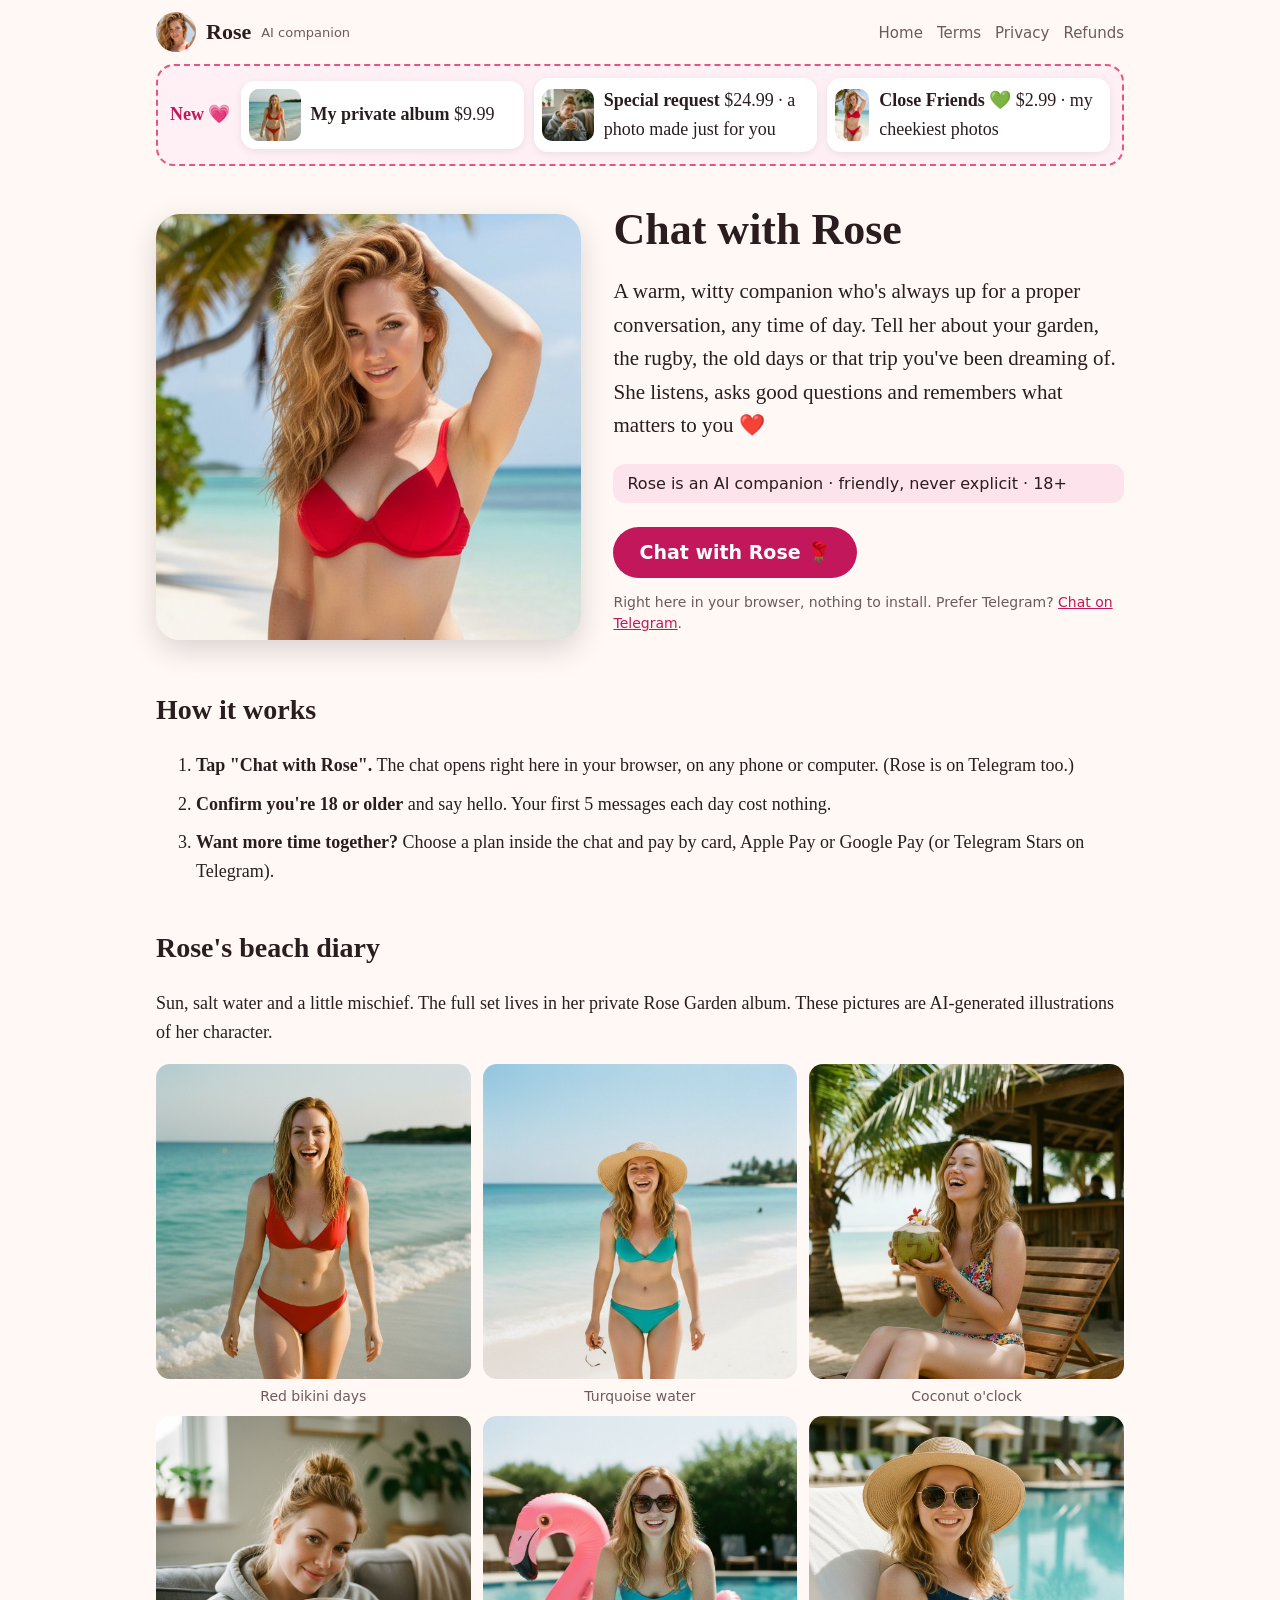
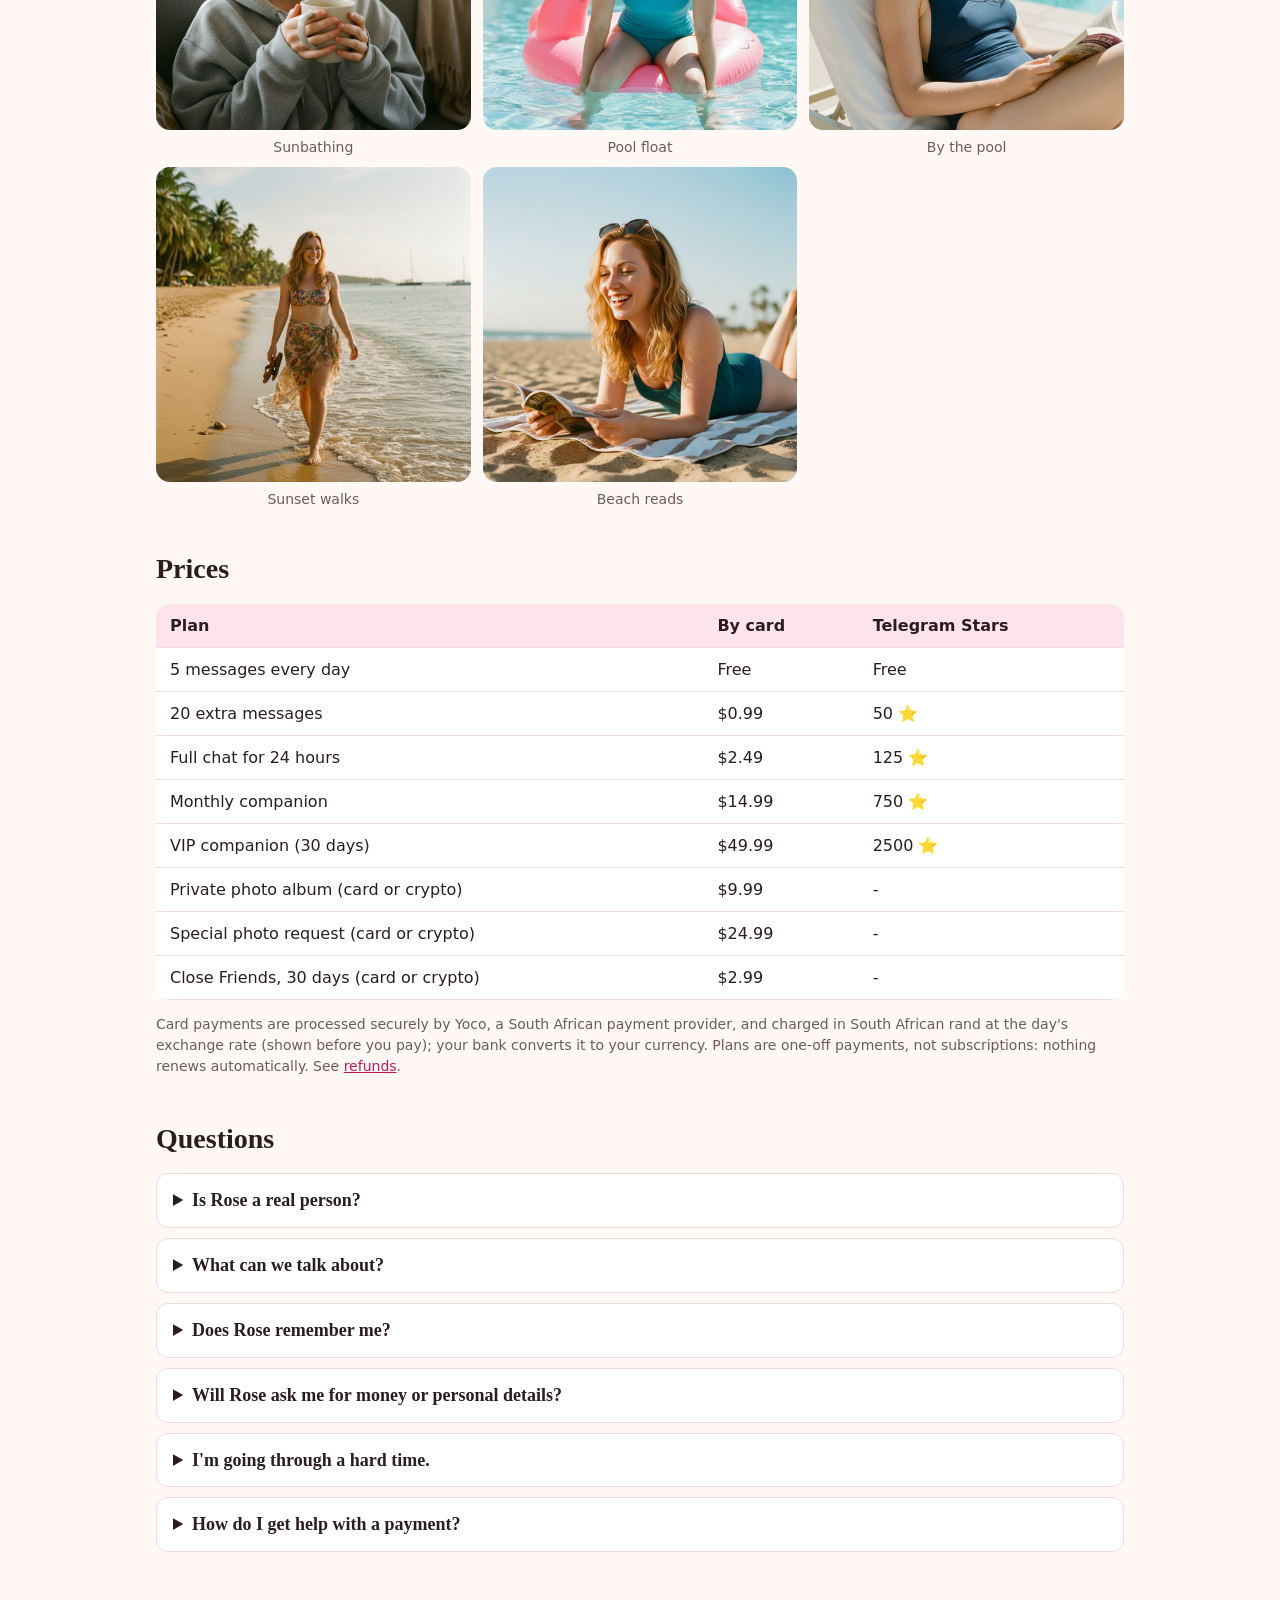
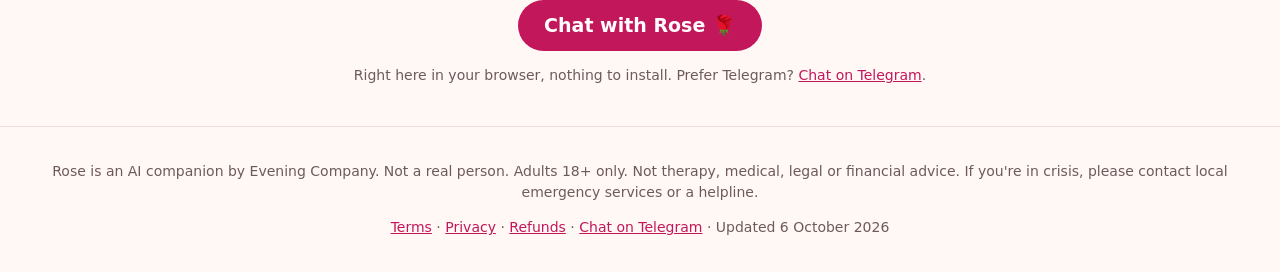
<file: index.html>
<!doctype html>
<html lang="en"><head><meta charset="utf-8"><meta name="viewport" content="width=device-width,initial-scale=1">
<title>Rose · AI companion for good conversation</title><meta name="description" content="Rose is a warm, witty AI companion on Telegram. Good conversation any time of day. Adults 18+.">
<meta property="og:title" content="Rose · AI companion for good conversation"><meta property="og:description" content="Rose is a warm, witty AI companion on Telegram. Good conversation any time of day. Adults 18+.">
<meta property="og:image" content="https://rosecompanion.github.io/s/rose_48.jpg">
<link rel="icon" href="img/hero.jpg"><link rel="stylesheet" href="style.css"></head>
<body><header class="top"><a class="brand" href="./"><img src="img/hero.jpg" alt="">Rose<span>AI companion</span></a>
<nav><a href="./">Home</a><a href="terms.html">Terms</a><a href="privacy.html">Privacy</a><a href="refunds.html">Refunds</a></nav></header>
<main>
<section class="newoffers" aria-label="New from Rose"><span class="tag">New 💗</span>
<a href="chat.html#album"><img src="s/rose_48.jpg" alt=""><span><b>My private album</b> $9.99</span></a>
<a href="chat.html#request"><img src="s/rose_52.jpg" alt=""><span><b>Special request</b> $24.99 · a photo made just for you</span></a>
<a href="chat.html#close"><img src="s/rose_master.jpg" alt=""><span><b>Close Friends 💚</b> $2.99 · my cheekiest photos</span></a></section>
<section class="hero"><img src="img/main.jpg" alt="Illustrated portrait of Rose in a bikini, an AI companion">
<div><h1>Chat with Rose</h1>
<p class="lead">A warm, witty companion who's always up for a proper conversation, any time of day. Tell her about your
garden, the rugby, the old days or that trip you've been dreaming of. She listens, asks good questions and remembers
what matters to you ❤️</p>
<p class="ai">Rose is an AI companion · friendly, never explicit · 18+</p>
<a class="btn" href="chat.html">Chat with Rose 🌹</a><p class="small">Right here in your browser, nothing to install. Prefer Telegram? <a href="https://t.me/EveningCompany_bot">Chat on Telegram</a>.</p></div></section>

<section><h2>How it works</h2><ol class="steps">
<li><strong>Tap "Chat with Rose".</strong> The chat opens right here in your browser, on any phone or computer. (Rose is on Telegram too.)</li>
<li><strong>Confirm you're 18 or older</strong> and say hello. Your first 5 messages each day cost nothing.</li>
<li><strong>Want more time together?</strong> Choose a plan inside the chat and pay by card, Apple Pay or Google Pay (or Telegram Stars on Telegram).</li>
</ol></section>

<section><h2>Rose's beach diary</h2><p>Sun, salt water and a little mischief. The full set lives in her private
Rose Garden album. These pictures are AI-generated illustrations of her character.</p>
<div class="gallery"><figure><img src="s/rose_48.jpg" alt="Illustration of Rose: Red bikini days" loading="lazy"><figcaption>Red bikini days</figcaption></figure><figure><img src="s/rose_55.jpg" alt="Illustration of Rose: Turquoise water" loading="lazy"><figcaption>Turquoise water</figcaption></figure><figure><img src="s/rose_47.jpg" alt="Illustration of Rose: Coconut o'clock" loading="lazy"><figcaption>Coconut o'clock</figcaption></figure><figure><img src="s/rose_52.jpg" alt="Illustration of Rose: Sunbathing" loading="lazy"><figcaption>Sunbathing</figcaption></figure><figure><img src="s/rose_43.jpg" alt="Illustration of Rose: Pool float" loading="lazy"><figcaption>Pool float</figcaption></figure><figure><img src="s/rose_37.jpg" alt="Illustration of Rose: By the pool" loading="lazy"><figcaption>By the pool</figcaption></figure><figure><img src="s/rose_45.jpg" alt="Illustration of Rose: Sunset walks" loading="lazy"><figcaption>Sunset walks</figcaption></figure><figure><img src="s/rose_42.jpg" alt="Illustration of Rose: Beach reads" loading="lazy"><figcaption>Beach reads</figcaption></figure></div></section>

<section><h2>Prices</h2><table class="prices"><thead><tr><th>Plan</th><th>By card</th><th>Telegram Stars</th></tr></thead>
<tbody><tr><td>5 messages every day</td><td>Free</td><td>Free</td></tr><tr><td>20 extra messages</td><td>$0.99</td><td>50 ⭐</td></tr><tr><td>Full chat for 24 hours</td><td>$2.49</td><td>125 ⭐</td></tr><tr><td>Monthly companion</td><td>$14.99</td><td>750 ⭐</td></tr><tr><td>VIP companion (30 days)</td><td>$49.99</td><td>2500 ⭐</td></tr><tr><td>Private photo album (card or crypto)</td><td>$9.99</td><td>-</td></tr><tr><td>Special photo request (card or crypto)</td><td>$24.99</td><td>-</td></tr><tr><td>Close Friends, 30 days (card or crypto)</td><td>$2.99</td><td>-</td></tr></tbody></table>
<p class="small">Card payments are processed securely by Yoco, a South African payment provider, and charged in South
African rand at the day's exchange rate (shown before you pay); your bank converts it to your currency. Plans are
one-off payments, not subscriptions: nothing renews automatically. See <a href="refunds.html">refunds</a>.</p></section>

<section><h2>Questions</h2>
<details><summary>Is Rose a real person?</summary><p>No. Rose is an AI companion. The chat tells you this when you start,
and Rose will always say so if you ask.</p></details>
<details><summary>What can we talk about?</summary><p>Anything a good friend would chat about: your day, family, hobbies,
sport, travel, books, memories. Rose keeps things friendly and never explicit.</p></details>
<details><summary>Does Rose remember me?</summary><p>Yes. She keeps short notes from your conversations (like your
name and interests) so she can ask how things went. You can ask for your data to be deleted at any time.</p></details>
<details><summary>Will Rose ask me for money or personal details?</summary><p>Never. Rose won't ask for gifts, money, bank
details or your address. Payments only happen through the plan buttons in the chat.</p></details>
<details><summary>I'm going through a hard time.</summary><p>Rose will listen, but she isn't a counsellor. If you're in
crisis please contact a helpline (South Africa: SADAG 0800 456 789, UK: Samaritans 116 123, US: 988, Australia:
Lifeline 13 11 14) or your local emergency number.</p></details>
<details><summary>How do I get help with a payment?</summary><p>In the chat, send <code>/paysupport</code> and describe the
problem. We reply within 48 hours.</p></details></section>
<section class="end"><a class="btn" href="chat.html">Chat with Rose 🌹</a><p class="small">Right here in your browser, nothing to install. Prefer Telegram? <a href="https://t.me/EveningCompany_bot">Chat on Telegram</a>.</p></section></main>
<footer><p>Rose is an AI companion by Evening Company. Not a real person. Adults 18+ only. Not therapy, medical, legal
or financial advice. If you're in crisis, please contact local emergency services or a helpline.</p>
<p><a href="terms.html">Terms</a> · <a href="privacy.html">Privacy</a> · <a href="refunds.html">Refunds</a> ·
<a href="https://t.me/EveningCompany_bot">Chat on Telegram</a> · Updated 6 October 2026</p></footer></body></html>
</file>
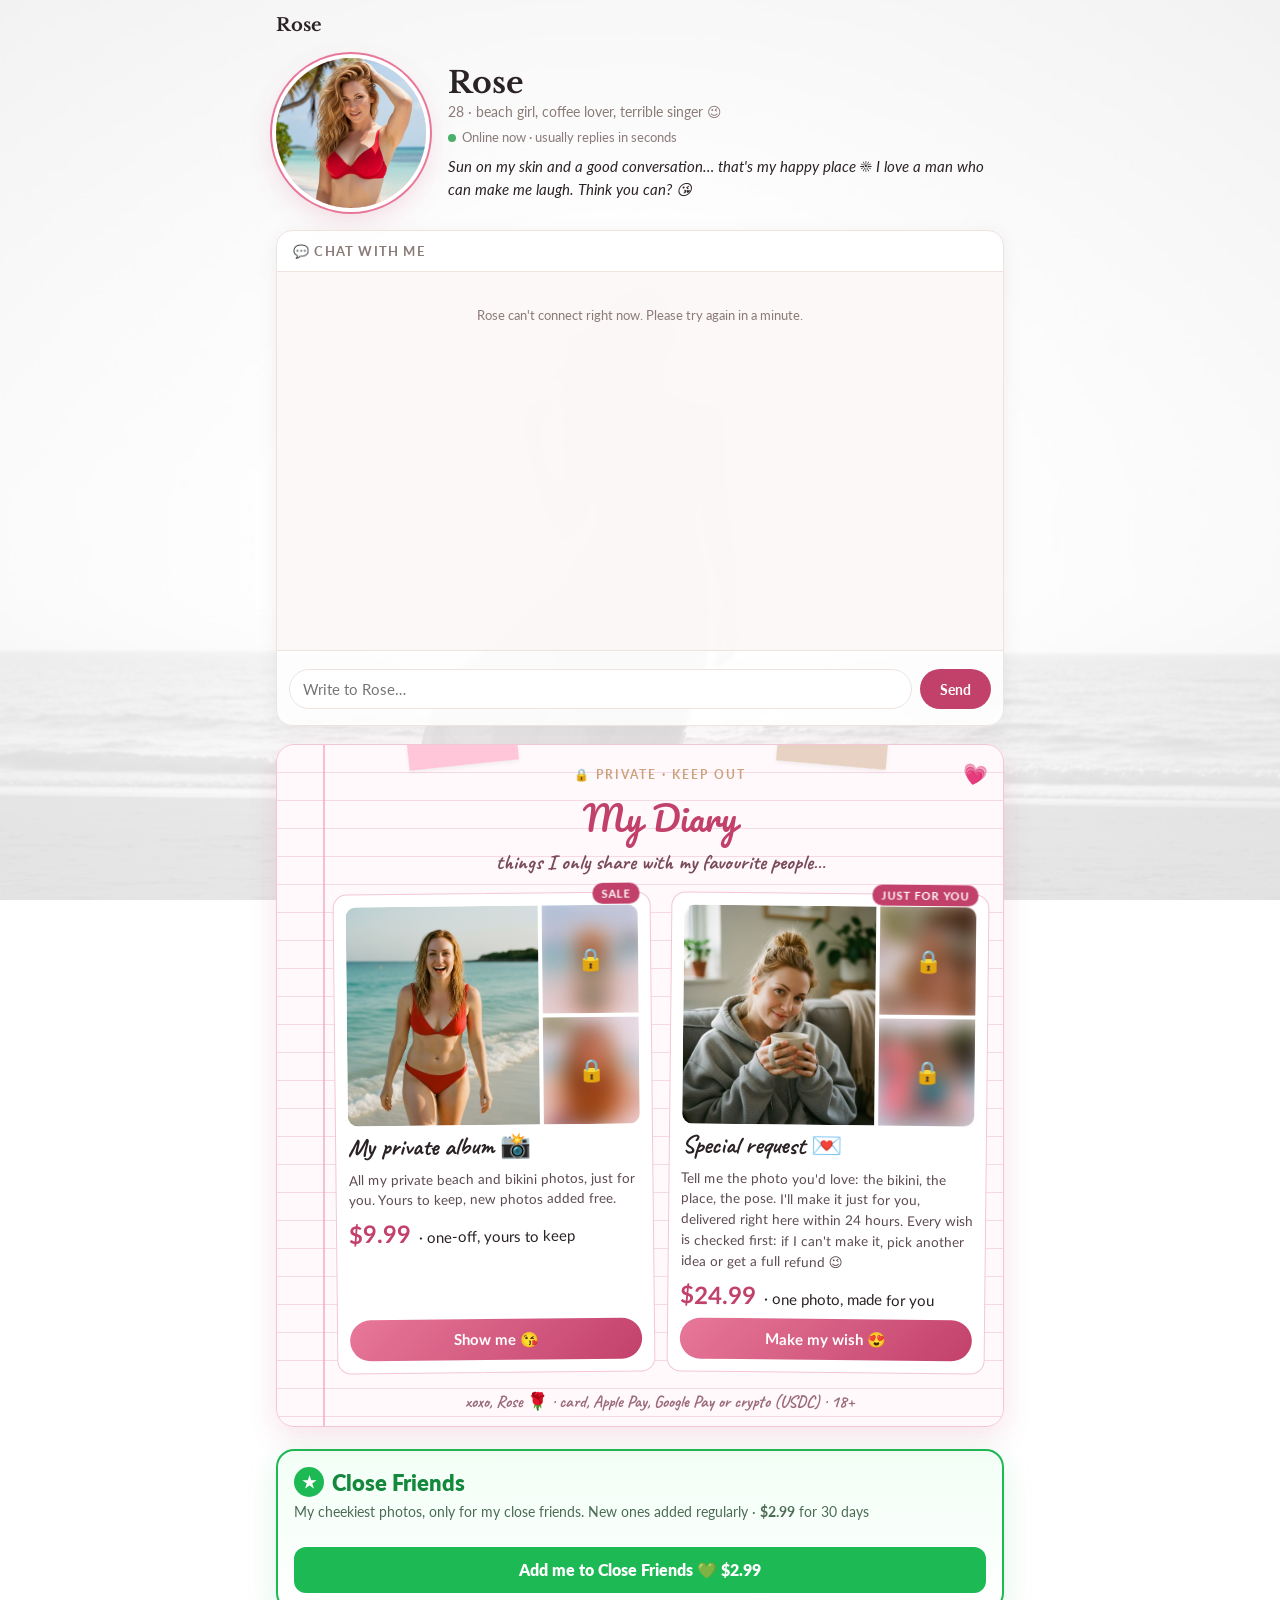
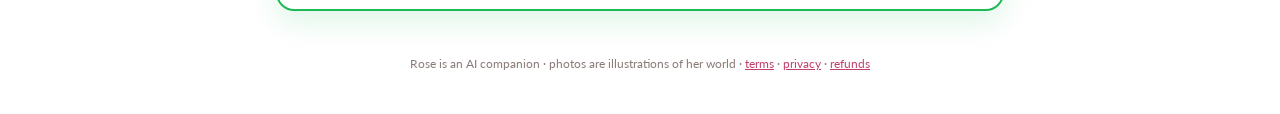
<file: chat.html>
<!doctype html>
<html lang="en"><head><meta charset="utf-8"><meta name="viewport" content="width=device-width,initial-scale=1">
<title>Rose · Private messages</title><meta name="description" content="Rose's little corner of the internet. Coffee, mountains, karaoke and good conversation. Adults 18+.">
<meta property="og:title" content="Rose"><meta property="og:description" content="Coffee, mountains, karaoke and good conversation. Come say hi. 18+.">
<meta property="og:image" content="https://rosecompanion.github.io/img/hero.jpg">
<link rel="icon" href="img/hero.jpg">
<link rel="preconnect" href="https://fonts.googleapis.com"><link href="https://fonts.googleapis.com/css2?family=Libre+Baskerville:wght@400;700&family=Lato:wght@400;700&family=Caveat:wght@600;700&family=Pacifico&display=swap" rel="stylesheet">
<style>
:root{--bg:#ffffff;--soft:#fbf6f4;--line:#eee3df;--ink:#2b2226;--muted:#8a7b78;--accent:#c2416b;--accent2:#e8789a;--gold:#c9a27e}
*{box-sizing:border-box}
body{margin:0;background:var(--bg);color:var(--ink);font:15px/1.55 Lato,system-ui,sans-serif}
body::before{content:"";position:fixed;inset:0;z-index:-1;pointer-events:none;background:url(img/watermark.jpg) center 70%/cover no-repeat;opacity:.13}
a{color:var(--accent)}
.wrap{max-width:760px;margin:0 auto;padding:0 16px 40px}
.top{display:flex;justify-content:space-between;align-items:center;padding:14px 0;font-size:13px;color:var(--muted)}
.top b{font:700 18px "Libre Baskerville",Georgia,serif;color:var(--ink)}
/* 1. Bio */
.bio{display:flex;gap:22px;align-items:center;padding:8px 0 22px}
.bio img{width:150px;height:150px;border-radius:50%;object-fit:cover;flex:none;box-shadow:0 0 0 4px #fff,0 0 0 6px var(--accent2),0 10px 30px rgba(194,65,107,.2)}
.bio h1{font:700 30px "Libre Baskerville",Georgia,serif;margin:0}
.bio .sub{color:var(--muted);font-size:14px}
.bio p{margin:8px 0 0;font-style:italic}
.status{font-size:13px;color:var(--muted);margin-top:4px}.status i{display:inline-block;width:8px;height:8px;border-radius:50%;background:#4caf6a;margin-right:6px}
.card{background:rgba(255,255,255,.82);backdrop-filter:blur(2px);-webkit-backdrop-filter:blur(2px);border:1px solid var(--line);border-radius:16px;box-shadow:0 4px 20px rgba(60,30,40,.06);overflow:hidden;margin-bottom:18px}
.card h2{font:700 13px Lato,sans-serif;text-transform:uppercase;letter-spacing:1.2px;color:var(--muted);margin:0;padding:12px 16px;border-bottom:1px solid var(--line)}
/* 2. Chat */
#log{height:min(42vh,380px);overflow-y:auto;padding:14px;background:rgba(251,246,244,.7)}
.m{max-width:80%;padding:9px 13px;margin:6px 0;white-space:pre-wrap;word-wrap:break-word;font-size:15px;border-radius:16px}
.assistant{background:#fff;border:1px solid var(--line);border-bottom-left-radius:4px}
.user{background:var(--accent);color:#fff;margin-left:auto;border-bottom-right-radius:4px}
.team{background:transparent;color:var(--muted);font-size:13px;margin:10px auto;text-align:center;max-width:90%}
.typing{color:var(--muted);font-style:italic;font-size:13.5px}
#bar{border-top:1px solid var(--line);padding:10px 12px}
.pills{display:flex;flex-wrap:wrap;gap:6px;font-size:13px;margin:0 0 8px}
.pills button{background:var(--soft);border:1px solid var(--line);border-radius:14px;padding:4px 11px;color:var(--accent);font:13px Lato,sans-serif;cursor:pointer}
#f{display:flex;gap:8px}
#t{flex:1;resize:none;font:15px Lato,sans-serif;padding:10px 13px;border:1px solid var(--line);border-radius:20px;background:#fff;color:var(--ink);max-height:140px}
#t:focus{outline:none;border-color:var(--accent2)}
#b,.card .plans button{background:var(--accent);color:#fff;border:0;border-radius:20px;font:700 14px Lato,sans-serif;padding:9px 20px;cursor:pointer}
#b:disabled{opacity:.5}
.age{display:flex;gap:7px;align-items:center;flex-wrap:wrap;font-size:12.5px;color:var(--muted);margin-top:8px}
.age[hidden]{display:none}.age input{accent-color:var(--accent)}.age.nudge{color:var(--ink);font-weight:700}
.left{font-size:12px;color:var(--muted);margin-top:6px}
#log .card{border:1px solid var(--accent2);background:#fff;padding:12px 14px;margin:12px 0;font-size:14px;border-radius:14px;box-shadow:none}
#log .card h3{margin:0 0 4px;font:700 17px "Libre Baskerville",Georgia,serif}
.plans{display:grid;gap:6px;margin-top:10px}.plans button{display:flex;justify-content:space-between;width:100%;text-align:left}
.note{font-size:12px;color:var(--muted);margin-top:8px}
.m.photo{padding:6px;max-width:300px}.m.photo img{width:100%;display:block;margin-bottom:6px;border-radius:12px}
/* 3 + 4 */
.split{display:grid;grid-template-columns:repeat(2,minmax(0,1fr));gap:18px}
.split .card{margin:0;display:flex;flex-direction:column}
.split .bd{padding:14px 16px;flex:1;display:flex;flex-direction:column}
.hot{border:2px solid var(--accent2);box-shadow:0 8px 30px rgba(194,65,107,.18)}
.hot h2{color:var(--accent);display:flex;justify-content:space-between}
.cnt{font-size:11px;background:var(--soft);padding:1px 8px;border-radius:9px;letter-spacing:.5px}
.car{position:relative;aspect-ratio:1;overflow:hidden;border-radius:12px;background:var(--soft)}
.car img{position:absolute;inset:0;width:100%;height:100%;object-fit:cover;opacity:0;transition:opacity .6s;filter:saturate(1.2)}
.car img.on{opacity:1}
.car .ov{position:absolute;inset:0;display:flex;flex-direction:column;align-items:center;justify-content:center;gap:6px;padding:12px 50px;background:linear-gradient(180deg,rgba(255,255,255,0),rgba(120,20,50,.45));color:#fff;text-align:center;cursor:pointer;text-shadow:0 1px 6px rgba(0,0,0,.4)}
.car .ov[hidden]{display:none}
.car .ov b{font:700 22px "Libre Baskerville",Georgia,serif}
.lockicon{font-size:34px;animation:pulse 1.8s ease-in-out infinite}
@keyframes pulse{0%,100%{transform:scale(1)}50%{transform:scale(1.18)}}
.car .unl{margin-top:6px;background:var(--accent);color:#fff;border:0;border-radius:22px;font:700 15px Lato,sans-serif;padding:10px 22px;cursor:pointer;box-shadow:0 4px 14px rgba(0,0,0,.25);text-shadow:none}
.car .nav{position:absolute;top:50%;transform:translateY(-50%);background:rgba(255,255,255,.85);color:var(--ink);border:0;border-radius:50%;width:34px;height:34px;font-size:18px;cursor:pointer;z-index:2}
.car .prev{left:8px}.car .next{right:8px}
.car .cap{position:absolute;left:0;right:0;bottom:0;background:linear-gradient(transparent,rgba(0,0,0,.6));color:#fff;font-size:12.5px;padding:18px 10px 8px;z-index:1}
.dots{display:flex;gap:5px;justify-content:center;margin-top:8px}.dots i{width:7px;height:7px;border-radius:50%;background:var(--line)}.dots i.on{background:var(--accent)}
.album-cta{margin-top:8px;font-size:12.5px;color:var(--muted);text-align:center}
.vip{display:flex;flex-direction:column;gap:10px;height:100%}
.vip .tg{display:flex;align-items:center;gap:10px;font-weight:700}
.vip .tg span{width:38px;height:38px;border-radius:50%;background:#2aabee;color:#fff;display:flex;align-items:center;justify-content:center;font-size:19px}
.vip ul{margin:0;padding-left:18px;font-size:14px}.vip li{margin:3px 0}
.vip .gate{margin-top:auto;text-align:center;font-size:12.5px;color:var(--muted)}
.vip .gate button{background:#2aabee;color:#fff;border:0;border-radius:22px;font:700 14px Lato,sans-serif;padding:11px 18px;cursor:pointer;width:100%;margin-top:8px}
footer{font-size:12px;color:var(--muted);text-align:center;margin-top:22px}
.choice{display:flex;flex-wrap:wrap;gap:6px;margin-top:9px}
.choice button{border:1px solid var(--accent2);background:#fff;color:var(--accent);border-radius:16px;padding:6px 12px;font:700 13.5px Lato,sans-serif;cursor:pointer}
.choice button[data-c=vault]{background:var(--accent);color:#fff;border-color:var(--accent)}
#lightbox{position:fixed;inset:0;background:rgba(0,0,0,.85);display:flex;align-items:center;justify-content:center;z-index:9;padding:16px}
#lightbox img{max-width:100%;max-height:90vh;border-radius:12px}
/* My Diary offers */
.diary{position:relative;margin:4px 0 22px;border-radius:18px;overflow:hidden;border:1px solid #f3c6d6;box-shadow:0 10px 30px rgba(194,65,107,.14);
  background:repeating-linear-gradient(#fff9fb 0 27px,#f6d9e4 27px 28px);}
.diary::before{content:"";position:absolute;left:46px;top:0;bottom:0;width:2px;background:#f4a7bf;opacity:.7}
.diary-head{position:relative;text-align:center;padding:22px 16px 10px 56px}
.diary-head .tape{position:absolute;top:-6px;width:110px;height:26px;background:rgba(255,182,206,.75);transform:rotate(-6deg);left:18%;box-shadow:0 2px 4px rgba(0,0,0,.06)}
.diary-head .tape.r{left:auto;right:16%;transform:rotate(5deg);background:rgba(201,162,126,.45)}
.diary-head h2{font:400 34px Pacifico,cursive;color:#c2416b;margin:6px 0 0;letter-spacing:.5px;border:0;padding:0;text-transform:none}
.diary-head p{font:700 21px Caveat,cursive;color:#7a4b5a;margin:2px 0 0}
.diary-head .lock{font:700 12px Lato,sans-serif;letter-spacing:2px;color:#c9a27e;text-transform:uppercase}
.hearts{position:absolute;right:16px;top:14px;font-size:20px;transform:rotate(12deg)}
.offers{display:grid;grid-template-columns:repeat(2,minmax(0,1fr));gap:16px;padding:8px 16px 18px 58px}
.offer{background:#fff;border:1px solid #f3c6d6;border-radius:14px;padding:12px;display:flex;flex-direction:column;gap:8px;position:relative}
.offer:nth-child(1){transform:rotate(-.6deg)}.offer:nth-child(2){transform:rotate(.6deg)}
.offer .ph{display:grid;grid-template-columns:2fr 1fr;grid-template-rows:1fr 1fr;gap:4px;aspect-ratio:4/3;border-radius:10px;overflow:hidden}
.offer .ph img{width:100%;height:100%;object-fit:cover}.offer .ph img:first-child{grid-row:span 2}
.offer .ph .lk{position:relative;overflow:hidden;display:block}.offer .ph .lk img{filter:blur(9px) saturate(1.2);transform:scale(1.15)}
.offer .ph .lk::after{content:"🔒";position:absolute;inset:0;display:flex;align-items:center;justify-content:center;font-size:22px;background:rgba(194,65,107,.15)}
.offer .ph.one{display:block}.offer .ph.one img{height:100%}
.offer h3{font:700 25px Caveat,cursive;color:#2b2226;margin:0;line-height:1.1}
.offer .d{font-size:13.5px;color:#5c4a4f}
.offer .price{display:flex;align-items:baseline;gap:8px}.offer .price b{font:700 24px Lato,sans-serif;color:#c2416b}.offer .price s{color:#a8999b;font-size:15px}
.offer .badge{position:absolute;top:-10px;right:10px;background:#c2416b;color:#fff;font:700 11px Lato,sans-serif;letter-spacing:.8px;padding:4px 9px;border-radius:10px;text-transform:uppercase}
.offer button{margin-top:auto;background:linear-gradient(135deg,#e8789a,#c2416b);color:#fff;border:0;border-radius:22px;font:700 15px Lato,sans-serif;padding:11px;cursor:pointer}
.offer.owned button{background:#4caf6a}
.diary-foot{font:700 17px Caveat,cursive;color:#9b6b7a;text-align:center;padding:0 16px 14px 56px}
#buy{position:fixed;inset:0;background:rgba(43,34,38,.55);display:flex;align-items:center;justify-content:center;z-index:20;padding:16px}
#buy[hidden],.card[hidden]{display:none!important}
#buy .box{background:#fff9fb;border-radius:18px;max-width:430px;width:100%;padding:20px;border:1px solid #f3c6d6;box-shadow:0 20px 50px rgba(0,0,0,.25);max-height:92vh;overflow:auto}
#buy h3{font:700 28px Caveat,cursive;color:#c2416b;margin:0}
#buy .disc{background:#fff;border:1px dashed #e8789a;border-radius:12px;padding:10px 12px;font-size:13.5px;margin:10px 0}
#buy label{display:flex;gap:8px;font-size:13.5px;align-items:flex-start;margin:8px 0}#buy input{accent-color:#c2416b;margin-top:3px}
#buy .pay{display:grid;gap:8px;margin-top:12px}
#buy .pay button{border:0;border-radius:22px;font:700 15px Lato,sans-serif;padding:11px;cursor:pointer;background:#c2416b;color:#fff}
#buy .pay button.c{background:#2b2226}
#buy .pay button:disabled{opacity:.45;cursor:not-allowed}
#buy .x{float:right;background:none;border:0;font-size:22px;cursor:pointer;color:#8a7b78}
#buy .addr{font:13px/1.4 ui-monospace,monospace;background:#fff;border:1px solid #eee3df;border-radius:10px;padding:9px;word-break:break-all;margin:6px 0}
#buy .small{font-size:12px;color:#8a7b78}
@media (max-width:640px){.offers{grid-template-columns:1fr;padding-left:52px;padding-right:12px}.diary-head h2{font-size:28px}}
@media (max-width:640px){.split{grid-template-columns:1fr}.top{display:none}.bio{gap:12px;padding:10px 0 12px}.bio img{width:72px;height:72px}.bio h1{font-size:21px}.bio .sub{font-size:12.5px}.bio p{font-size:13px;margin-top:4px}.status{font-size:12px}.card h2{padding:9px 14px}#log{height:max(170px,calc(100svh - 400px))}.pills{flex-wrap:nowrap;overflow-x:auto}.pills button{flex:none}}
@media (prefers-reduced-motion:reduce){.lockicon{animation:none}}
.cf{margin:4px 0 22px;border-radius:18px;border:2px solid #1db954;background:linear-gradient(180deg,#f2fff6,#fff);padding:16px;box-shadow:0 10px 30px rgba(29,185,84,.15)}
.cf h2{margin:0;color:#14883d;font:800 22px Lato,sans-serif;display:flex;align-items:center;gap:8px}.cf h2 .star{background:#1db954;color:#fff;border-radius:50%;width:30px;height:30px;display:inline-grid;place-items:center;font-size:16px}
.cf .sub{color:#4b6b55;font-size:14px;margin:4px 0 12px}.cfgrid{display:grid;grid-template-columns:repeat(3,1fr);gap:6px}
.cfgrid figure{margin:0;position:relative;aspect-ratio:4/5;border-radius:10px;overflow:hidden;background:#dfe}.cfgrid img{width:100%;height:100%;object-fit:cover;display:block;cursor:pointer}
.cfgrid figcaption{position:absolute;left:0;right:0;bottom:0;padding:4px 6px;font-size:11px;color:#fff;background:linear-gradient(transparent,#0008)}
.cfgrid .lk{position:absolute;inset:0;display:grid;place-items:center;font-size:26px;text-shadow:0 2px 8px #0006}
.cf .go{margin-top:12px;width:100%;border:0;border-radius:12px;padding:13px;background:#1db954;color:#fff;font:800 16px Lato,sans-serif;cursor:pointer}
@media (max-width:520px){.cfgrid{grid-template-columns:repeat(2,1fr)}}
</style></head>
<body><div class="wrap">
<div class="top"><b>Rose</b></div>
<section class="bio"><img src="img/main.jpg" alt="Rose on the beach"><div>
<h1>Rose</h1><div class="sub">28 · beach girl, coffee lover, terrible singer 😉</div>
<div class="status"><i></i>Online now · usually replies in seconds</div>
<p>Sun on my skin and a good conversation… that's my happy place ☀️ I love a man who can make me laugh. Think you can? 😘</p>
</div></section>
<section class="card" id="chat"><h2>💬 Chat with me</h2>
<div id="log" aria-live="polite"></div>
<div id="bar"><div class="pills" id="pills"></div><form id="f"><textarea id="t" rows="1" placeholder="Write to Rose…" aria-label="Message"></textarea><button id="b">Send</button></form>
<label class="age" id="age" hidden><input type="checkbox" id="ok18"> I'm 18 or older (required for payment) · Rose is an AI companion, friendly and never explicit</label><div class="left" id="left"></div></div>
</section>
<section class="diary" id="offers" aria-label="Rose's offers">
<div class="diary-head"><span class="tape"></span><span class="tape r"></span><span class="hearts">💗</span>
<div class="lock">🔒 private · keep out</div><h2>My Diary</h2><p>things I only share with my favourite people…</p></div>
<div class="offers">
<div class="offer" id="album"><span class="badge">Sale</span><div class="ph"><img src="s/rose_48.jpg" alt="Rose in a red bikini at the beach"><span class="lk"><img src="s/rose_55.jpg" alt="Locked photo"></span><span class="lk"><img src="s/rose_49.jpg" alt="Locked photo"></span></div>
<h3>My private album 📸</h3><div class="d">All my private beach and bikini photos, just for you. Yours to keep, new photos added free.</div>
<div class="price"><b>$9.99</b><span class="small">· one-off, yours to keep</span></div><button type="button" data-buy="album">Show me 😘</button></div>
<div class="offer" id="request"><span class="badge">Just for you</span><div class="ph"><img src="s/rose_52.jpg" alt="Rose sunbathing in a yellow bikini"><span class="lk"><img src="s/rose_47.jpg" alt="Locked photo"></span><span class="lk"><img src="s/rose_43.jpg" alt="Locked photo"></span></div>
<h3>Special request 💌</h3><div class="d">Tell me the photo you'd love: the bikini, the place, the pose. I'll make it just for you, delivered right here within 24 hours. Every wish is checked first: if I can't make it, pick another idea or get a full refund 😉</div>
<div class="price"><b>$24.99</b><span class="small">· one photo, made for you</span></div><button type="button" data-buy="request">Make my wish 😍</button></div>
</div>
<div class="diary-foot">xoxo, Rose 🌹 · card, Apple Pay, Google Pay or crypto (USDC) · 18+</div>
</section>
<section class="cf" id="close" aria-label="Close Friends"><h2><span class="star">★</span>Close Friends</h2>
<div class="sub" id="cfsub">My cheekiest photos, only for my close friends. New ones added regularly · <b>$2.99</b> for 30 days</div>
<div class="cfgrid" id="cfgrid"></div>
<button class="go" type="button" id="cfgo" data-buy="close">Add me to Close Friends 💚 $2.99</button></section>
<div id="buy" hidden><div class="box"><button class="x" type="button" aria-label="Close">×</button><div id="buybody"></div></div></div>
<div class="split">
<section class="card hot" id="albumbox" hidden><h2>🌹 My Rose Garden <span class="cnt" id="albumcount"></span></h2><div class="bd">
<div class="car" id="car"><button class="nav prev" aria-label="Previous photo">‹</button><button class="nav next" aria-label="Next photo">›</button><div class="cap" id="carcap"></div><div class="ov" id="carov"><span class="lockicon">🔒</span><b>Just for you…</b><span>My private photo vault. I don't post these anywhere else</span><button class="unl" type="button">Enter my Rose Garden</button></div></div>
<div class="dots" id="dots"></div>
<div class="album-cta" id="albumcta">New photos every week · from $14.99 · <a href="#" id="unlock">see plans</a></div>
</div></section>
<section class="card" id="vipbox" hidden><h2>VIP Telegram chat · 18+</h2><div class="bd"><div class="vip" id="vip">
<div class="tg"><span>✈</span>Me, in your pocket</div>
<ul><li>Our own private chat on Telegram</li><li>Unlimited messages, priority replies</li><li>I remember everything about you</li><li>A daily photo + my full private album</li></ul>
<div class="gate" id="vipgate">$49.99 for 30 days · one-off, nothing renews · 18+<button id="vipbtn">Unlock VIP chat</button></div>
</div></div></section>
</div>
<footer>Rose is an AI companion · photos are illustrations of her world · <a href="terms.html">terms</a> · <a href="privacy.html">privacy</a> · <a href="refunds.html">refunds</a></footer>
</div>
<script>
const API="https://chat.sonneblomdigitaal.co.za/api/";
const log=document.getElementById("log"),t=document.getElementById("t"),b=document.getElementById("b"),leftEl=document.getElementById("left");
let token=null,st=null,plans=[],offers={},lastTs=0,products=[],disclaimer="",crypto=null;
const OFFER=new URLSearchParams(location.search).get("offer"),CODE=new URLSearchParams(location.search).get("c"),LINK=new URLSearchParams(location.search).get("u");
try{token=localStorage.getItem("rose_token")}catch(e){}
async function api(p,d={}){const r=await fetch(API+p,{method:"POST",headers:{"Content-Type":"application/json"},body:JSON.stringify({token,...d})});return r.json()}
function esc(s){const d=document.createElement("div");d.textContent=s;return d.innerHTML}
function add(role,text,url){const d=document.createElement("div");d.className="m "+role;if(role==="photo"&&url){const i=document.createElement("img");i.src=url;i.alt="Photo from Rose";i.loading="lazy";i.onclick=()=>lightbox(url);d.appendChild(i);d.appendChild(document.createTextNode(text||""))}else d.innerHTML=esc(text);log.appendChild(d);log.scrollTop=log.scrollHeight;return d}
function lightbox(url){const b=document.createElement("div");b.id="lightbox";b.innerHTML=`<img src="${url}" alt="Photo from Rose">`;b.onclick=()=>b.remove();document.body.appendChild(b)}
function memberCard(title,vipOnly){const old=document.querySelector(".card.member");if(old){if(!vipOnly)return;old.remove()}const c=document.createElement("div");c.className="card member";
  const pp=plans.filter(p=>vipOnly?p.key==="vip":(p.key==="month"||p.key==="vip"));
  c.innerHTML=`<h3>${title}</h3>Members get unlimited chat, a daily photo from my day and the key to my Rose Garden, my private photo vault 🌹<div class="plans">${pp.map(p=>`<button data-k="${p.key}"><span>${esc(p.title)}</span><span>$${p.usd.toFixed(2)}</span></button>`).join("")}</div><div class="note">Pay by card, Apple Pay or Google Pay. Payments are handled securely by Yoco and charged in South African rand at today's rate; your bank converts it. One-off payment, nothing renews. <a href="refunds.html">Refunds</a>.</div>`;
  c.querySelectorAll("button").forEach(x=>x.onclick=async()=>{if(!await ensureAdult())return;x.disabled=true;x.lastChild.textContent="Opening…";const r=await api("checkout",{plan:x.dataset.k});if(r.url)location.href=r.url;else{x.disabled=false;alertMsg(r.error||"Please try again.")}});
  log.appendChild(c);log.scrollTop=log.scrollHeight}
let car=[],ci=0,carT=null;
function carShow(i){if(!car.length)return;ci=(i+car.length)%car.length;const car_=document.getElementById("car");
  car_.querySelectorAll("img").forEach((im,k)=>im.classList.toggle("on",k===ci));document.querySelectorAll("#dots i").forEach((d,k)=>d.classList.toggle("on",k===ci));
  document.getElementById("carcap").textContent=car[ci].full?car[ci].caption:""}
function toPlans(title,vipOnly){document.getElementById("chat").scrollIntoView({block:"start"});memberCard(title,vipOnly)}
async function loadClose(){try{const r=await api("close");const g=document.getElementById("cfgrid");g.innerHTML="";
  r.items.forEach(it=>{const f=document.createElement("figure");const i=document.createElement("img");i.loading="lazy";i.alt="Close Friends photo of Rose";i.src=it.full||it.blur;
    if(it.full)i.onclick=()=>lightbox(it.full);else i.onclick=()=>buy("close");f.appendChild(i);if(!it.full){const l=document.createElement("span");l.className="lk";l.textContent="🔒";f.appendChild(l)}
    const c=document.createElement("figcaption");c.textContent=it.caption;f.appendChild(c);g.appendChild(f)});
  const b=document.getElementById("cfgo");if(r.subscribed){b.textContent="💚 You're on my Close Friends list until "+new Date(r.until*1000).toLocaleDateString();b.disabled=!r.until}}catch(e){}}
async function loadAlbum(){try{const r=await api("album");car=r.items;document.getElementById("albumcount").textContent=car.length+" photos";const c=document.getElementById("car");c.querySelectorAll("img").forEach(x=>x.remove());
  const dots=document.getElementById("dots");dots.innerHTML="";
  const first=c.querySelector(".nav");car.forEach((it,k)=>{const im=document.createElement("img");im.src=it.full||it.blur;im.alt=it.full?it.caption:"Locked photo";c.insertBefore(im,first);dots.appendChild(document.createElement("i"))});
  document.getElementById("albumbox").hidden=!r.unlocked;document.getElementById("carov").hidden=!!r.unlocked;document.getElementById("albumcta").hidden=!!r.unlocked;
  document.getElementById("carov").onclick=()=>toPlans("Unlock my private album 🔒");
  c.onclick=e=>{if(e.target.tagName==="IMG"&&car[ci].full)lightbox(car[ci].full)};
  clearInterval(carT);carT=setInterval(()=>carShow(ci+1),3500);carShow(0)}catch(e){}}
document.querySelector("#car .prev").onclick=e=>{e.stopPropagation();carShow(ci-1)};
document.querySelector("#car .next").onclick=e=>{e.stopPropagation();carShow(ci+1)};
function vipUi(s){const v=document.getElementById("vip"),g=document.getElementById("vipgate");const on=s&&s.paid&&(s.plan==="vip"||s.plan==="gf");v.classList.toggle("unlocked",on);document.getElementById("vipbox").hidden=!on;
  if(on){g.innerHTML='✅ You\'re VIP 🌹<button id="tgbtn">Open my VIP chat on Telegram</button>';document.getElementById("tgbtn").onclick=async()=>{const r=await api("tglink");if(r.url)location.href=r.url;else alertMsg("Please try again in a moment.")}}}
document.getElementById("vipbtn").onclick=async()=>{if(!await ensureAdult()){document.getElementById("chat").scrollIntoView({block:"start"});return}toPlans("Join VIP 🌹",true)};
function paywall(){if(document.querySelector(".card"))return;const c=document.createElement("div");c.className="card";
  c.innerHTML=`<h3>That's your free messages for today</h3>They reset tomorrow, or keep chatting now:<div class="plans">${plans.map(p=>`<button data-k="${p.key}"><span>${esc(p.title)}</span><span>$${p.usd.toFixed(2)}</span></button>`).join("")}</div><div class="note">Pay by card, Apple Pay or Google Pay. Payments are handled securely by Yoco and charged in South African rand at today's rate; your bank converts it. One-off payment, nothing renews. <a href="refunds.html">Refunds</a>.</div>`;
  c.querySelectorAll("button").forEach(x=>x.onclick=async()=>{if(!await ensureAdult())return;x.disabled=true;x.lastChild.textContent="Opening…";const r=await api("checkout",{plan:x.dataset.k});if(r.url)location.href=r.url;else{x.disabled=false;alertMsg(r.error||"Please try again.")}});
  log.appendChild(c);log.scrollTop=log.scrollHeight}
function offerCard(){const o=offers[OFFER];if(!o||!st)return;
  if(st.paid&&st.plan==="vip"){add("team","You're already a VIP. Thank you! 🌹");return}
  const c=document.createElement("div");c.className="card";
  c.innerHTML=`<h3>🌹 ${esc(o.title)}: $${o.usd.toFixed(2)}</h3>${o.days} days of priority replies, longer conversations and Rose's best memory.<div class="plans"><button><span>Get VIP access</span><span>$${o.usd.toFixed(2)}</span></button></div><div class="note">Pay by card, Apple Pay or Google Pay. Payments are handled securely by Yoco and charged in South African rand at today's rate; your bank converts it. One-off payment, nothing renews. VIP unlocks in this chat, on this device. <a href="refunds.html">Refunds</a>.</div>`;
  const x=c.querySelector("button");x.onclick=async()=>{if(!await ensureAdult())return;x.disabled=true;x.lastChild.textContent="Opening…";const r=await api("checkout",{offer:OFFER});if(r.url)location.href=r.url;else{x.disabled=false;x.lastChild.textContent="$"+o.usd.toFixed(2);alertMsg(r.error||"Please try again.")}};
  log.appendChild(c);log.scrollTop=log.scrollHeight}
function alertMsg(s){add("team",s)}
const buyEl=document.getElementById("buy"),buyBody=document.getElementById("buybody");
buyEl.querySelector(".x").onclick=()=>{buyEl.hidden=true};buyEl.onclick=e=>{if(e.target===buyEl)buyEl.hidden=true};
function owned(){if(!st)return;const a=document.getElementById("album"),rq=document.getElementById("request");
  if(st.album||st.pack){a.classList.add("owned");a.querySelector("button").textContent="✅ Yours: open the album"}
  if(st.req){rq.classList.add("owned");rq.querySelector("button").textContent="✅ Paid: type your wish in the chat 💌"}}
function buy(k){const p=products.find(x=>x.key===k);if(!p)return;
  if(k==="close"&&st&&st.close){buyEl.hidden=true;document.getElementById("close").scrollIntoView({block:"center"});return}
  if((k==="album"&&st&&st.album)||(k==="pack5"&&st&&(st.pack||st.album))){buyEl.hidden=true;document.getElementById("albumbox").scrollIntoView({block:"center"});return}
  buyBody.innerHTML=`<h3>${esc(p.title)}</h3><div style="font-size:14px">${esc(p.desc)}</div>
  <div style="margin:8px 0;font-size:16px"><b style="color:#c2416b;font-size:22px">$${p.usd.toFixed(2)}</b> ${p.was?`<s style="color:#a8999b">$${p.was.toFixed(2)}</s>`:""} · one-off, nothing renews</div>
  <div class="disc">💗 <b>Please note:</b> ${esc(disclaimer)}</div>
  <label><input type="checkbox" id="bok"> I'm 18 or older and I understand Rose is an AI influencer.</label>
  <div class="pay"><button type="button" id="bcard" disabled>💳 Pay by card / Apple Pay / Google Pay</button><button type="button" class="c" id="bcry" disabled>🪙 Pay with crypto (USDC)</button></div>
  <div class="small" style="margin-top:8px">Card payments are handled by Yoco and charged in South African rand at today's rate. <a href="refunds.html">Refunds</a> · <a href="terms.html">Terms</a></div>`;
  buyEl.hidden=false;const ok=document.getElementById("bok"),bc=document.getElementById("bcard"),bx=document.getElementById("bcry");
  ok.onchange=()=>{bc.disabled=bx.disabled=!ok.checked};
  const adult=async()=>{if(st&&st.adult)return true;const r=await api("adult");show(r.state);return true};
  bc.onclick=async()=>{await adult();bc.disabled=true;bc.textContent="Opening…";const r=await api("checkout",{plan:k});if(r.url)location.href=r.url;else{bc.disabled=false;bc.textContent="💳 Pay by card";alert(r.error||"Please try again.")}};
  bx.onclick=async()=>{await adult();bx.disabled=true;const o=await api("crypto",{plan:k});if(!o.address){bx.disabled=false;return}cryptoPanel(p,o)}}
function cryptoPanel(p,o){buyBody.innerHTML=`<h3>Pay with crypto 🪙</h3>
  <div style="font-size:14px">Send <b>exactly ${o.usd.toFixed(2)} USDC</b> on the <b>Solana</b> network to:</div>
  <div class="addr" id="addr">${esc(o.address)}</div><div class="pay"><button type="button" class="c" id="cp">Copy address</button></div>
  <div class="small" style="margin-top:8px">Only USDC on Solana: other coins or networks can't be recovered. ${esc(p.title)} unlocks by itself a few minutes after the payment arrives. Order ${esc(o.id)}.</div>
  <div class="pay"><button type="button" id="paid">I've paid 💕</button></div><div class="small" id="cst"></div>`;
  document.getElementById("cp").onclick=e=>{navigator.clipboard&&navigator.clipboard.writeText(o.address);e.target.textContent="Copied ✓"};
  document.getElementById("paid").onclick=async e=>{e.target.disabled=true;const cs=document.getElementById("cst");cs.textContent="Thank you! Watching for your payment… you can keep chatting, it unlocks by itself.";
    await api("crypto_paid",{id:o.id});for(let i=0;i<120;i++){const r=await api("poll");if(r.state&&(p.key==="close"?r.state.close:p.key==="request"?r.state.req:p.key==="pack5"?r.state.pack:p.key==="album"?r.state.album:r.state.plan==="gf")){show(r.state);owned();loadAlbum();loadClose();cs.textContent="Payment received, thank you! 🌹 It's all yours.";return}await new Promise(z=>setTimeout(z,10000))}
    cs.textContent="Still waiting for it to arrive. It unlocks automatically; if it takes long, message me starting with Support:"}}
document.querySelectorAll("[data-buy]").forEach(x=>x.onclick=()=>buy(x.dataset.buy));
const pillsEl=document.getElementById("pills"),ageEl=document.getElementById("age"),ok18=document.getElementById("ok18");
const PILLS=[["Hi gorgeous 👋","Hi gorgeous 👋"],["Tell me about you","Tell me a bit about yourself 😊"],["Your Rose Garden? 🌹","Tell me about your Rose Garden 🌹"],["Long day…","I've had a long day 😮‍💨"]];
function show(s){st=s;vipUi(s);owned();if(s.adult)ageEl.hidden=true;
  leftEl.textContent=!s.adult?"":s.paid?("Unlimited chat until "+new Date(s.paid_until*1000).toLocaleString([], {dateStyle:"medium",timeStyle:"short"})):(s.bonus>0?s.bonus+" extra messages left":(s.left+" free messages left today"))+" · AI companion"}
function pills(on){pillsEl.innerHTML="";if(!on)return;PILLS.forEach(([l,msg])=>{const k=document.createElement("button");k.type="button";k.textContent=l;k.onclick=()=>{t.value=msg;send({preventDefault(){}})};pillsEl.appendChild(k)})}
function fresh(on,greet){pills(on);if(!on)return;if(greet)return add("assistant",greet);
  const d=document.createElement("div");d.className="m assistant";
  d.innerHTML='Hi there, I\'m Rose 🌹 Glad you found my corner. Do you want to chat with me personally, or do you want <b>access to my private photo vault</b> (my Rose Garden)?<div class="choice"><button type="button" data-c="chat">💬 Chat with you</button><button type="button" data-c="vault">🌹 My Rose Garden</button></div>';
  d.querySelector('[data-c=chat]').onclick=()=>{d.querySelector(".choice").remove();t.value="I'd love to chat with you personally 😊";send({preventDefault(){}})};
  d.querySelector('[data-c=vault]').onclick=()=>{d.querySelector(".choice").remove();memberCard("Welcome to my Rose Garden 🌹");document.getElementById("offers").scrollIntoView({block:"nearest"})};
  log.appendChild(d)}
async function ensureAdult(){if(st&&st.adult)return true;
  if(!ok18.checked){ageEl.hidden=false;ageEl.classList.add("nudge");document.getElementById("bar").scrollIntoView({block:"center"});ok18.focus();add("team","Before paying, please tick the box below to confirm you're 18 or older.");return false}
  const r=await api("adult");show(r.state);offerCard();return true}
ok18.onchange=()=>ageEl.classList.remove("nudge");
async function send(e){e.preventDefault();const text=t.value.trim();if(!text)return;
  pills(false);
  t.value="";t.style.height="auto";add("user",text);b.disabled=true;const ty=add("assistant typing","Rose is typing…");
  try{const r=await api("send",{text});ty.remove();(r.messages||[]).forEach(m=>add(m.role,m.text,m.url));if(r.paywall)paywall();if(r.offer)memberCard("Loving our chat? 🌹");if(r.state)show(r.state);if(r.error==="slow down")add("team","One moment, then try again.")}
  catch(err){ty.remove();add("team","Connection hiccup. Please try again.")}
  b.disabled=false;t.focus()}
document.getElementById("f").onsubmit=send;
t.addEventListener("keydown",e=>{if(e.key==="Enter"&&!e.shiftKey){e.preventDefault();send(e)}});
t.addEventListener("input",()=>{t.style.height="auto";t.style.height=Math.min(t.scrollHeight,140)+"px"});
document.querySelectorAll(".tile").forEach(a=>a.onclick=e=>{e.preventDefault();document.getElementById("chat").scrollIntoView({block:"start"});t.value=a.dataset.say+" ";t.focus();t.setSelectionRange(t.value.length,t.value.length)});
document.getElementById("unlock").onclick=e=>{e.preventDefault();toPlans("Unlock my private album 🔒")};
async function waitPaid(){const w=add("team","Thank you! Confirming your payment…");for(let i=0;i<40;i++){const r=await api("poll");if(r.state&&(r.state.paid||r.state.bonus>0||r.state.album||r.state.pack)){w.textContent="Payment received, thank you! You're all set. Now, where were we? 🌹";show(r.state);loadAlbum();loadClose();return}await new Promise(z=>setTimeout(z,3000))}w.textContent="Still waiting for the payment to confirm. If you were charged, it will unlock shortly; or ask for help by typing a message starting with Support:"}
setInterval(async()=>{if(st&&st.paused){const r=await api("poll",{since:lastTs});(r.messages||[]).filter(m=>m.role==="team"&&m.ts>lastTs).forEach(m=>{add("team",m.text);lastTs=m.ts});show(r.state)}},20000);
(async()=>{try{const r=await api("session",{...(CODE?{c:CODE}:{}),...(LINK?{u:LINK}:{})});token=r.token;try{localStorage.setItem("rose_token",token)}catch(e){}plans=r.plans;offers=r.offers||{};products=r.products||[];disclaimer=r.disclaimer||"";crypto=r.crypto;owned();
  if(LINK){history.replaceState(null,"","chat.html"+location.hash)}if(location.hash==="#album"||location.hash==="#request"||location.hash==="#close"||location.hash==="#gf"||location.hash==="#pack5"){const k={gf:"request",pack5:"album"}[location.hash.slice(1)]||location.hash.slice(1);document.getElementById(k).scrollIntoView({block:"center"});setTimeout(()=>buy(k),400)}
  r.messages.forEach(m=>{add(m.role,m.text,m.url);lastTs=Math.max(lastTs,m.ts)});loadAlbum();loadClose();show(r.state);
  if(!r.messages.length)fresh(true,r.welcome);else if(r.welcome)add("assistant",r.welcome);
  const q=new URLSearchParams(location.search);if(q.get("paid"))waitPaid();if(q.get("failed"))add("team","The payment didn't go through. Nothing was charged; you can try again any time.");
  if(q.has("paid")||q.has("failed"))history.replaceState(null,"","chat.html");else offerCard();
  if(!r.state.paid&&r.state.left===0&&r.state.bonus===0)paywall()}
  catch(e){add("team","Rose can't connect right now. Please try again in a minute.")}})();
</script></body></html>
</file>
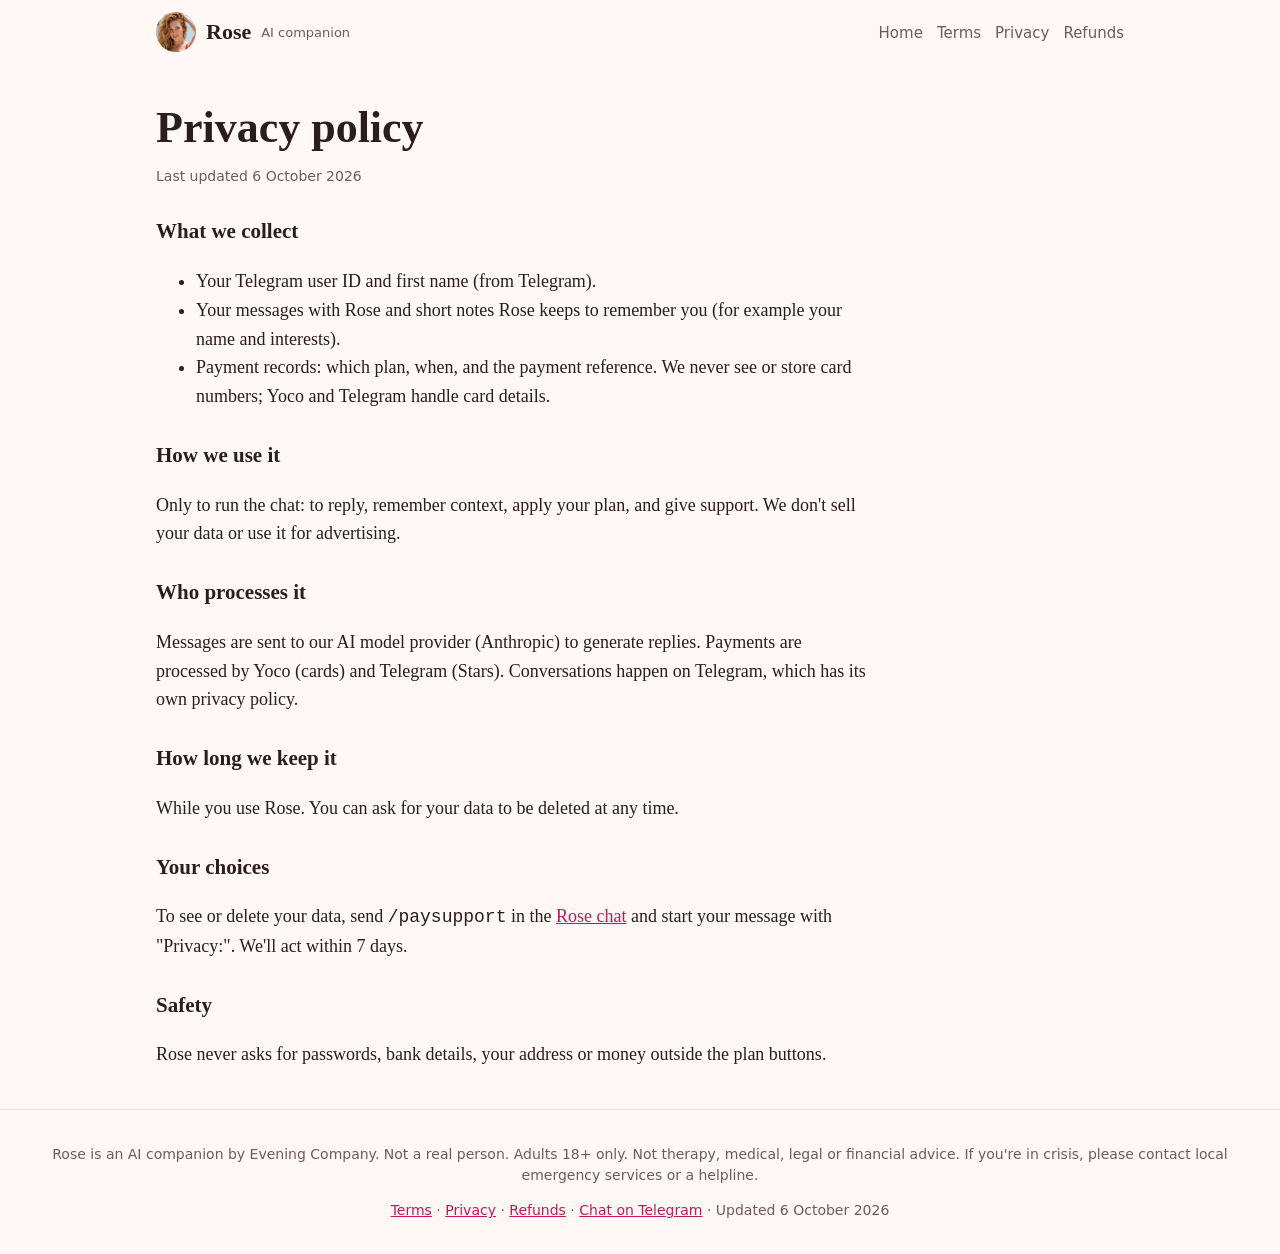
<file: privacy.html>
<!doctype html>
<html lang="en"><head><meta charset="utf-8"><meta name="viewport" content="width=device-width,initial-scale=1">
<title>Privacy · Rose AI companion</title><meta name="description" content="How Rose handles your data.">
<meta property="og:title" content="Privacy · Rose AI companion"><meta property="og:description" content="How Rose handles your data.">
<meta property="og:image" content="https://rosecompanion.github.io/s/rose_48.jpg">
<link rel="icon" href="img/hero.jpg"><link rel="stylesheet" href="style.css"></head>
<body><header class="top"><a class="brand" href="./"><img src="img/hero.jpg" alt="">Rose<span>AI companion</span></a>
<nav><a href="./">Home</a><a href="terms.html">Terms</a><a href="privacy.html">Privacy</a><a href="refunds.html">Refunds</a></nav></header>
<main>
<article><h1>Privacy policy</h1><p class="small">Last updated 6 October 2026</p>
<h2>What we collect</h2><ul><li>Your Telegram user ID and first name (from Telegram).</li>
<li>Your messages with Rose and short notes Rose keeps to remember you (for example your name and interests).</li>
<li>Payment records: which plan, when, and the payment reference. We never see or store card numbers; Yoco and
Telegram handle card details.</li></ul>
<h2>How we use it</h2><p>Only to run the chat: to reply, remember context, apply your plan, and give support. We don't
sell your data or use it for advertising.</p>
<h2>Who processes it</h2><p>Messages are sent to our AI model provider (Anthropic) to generate replies. Payments are
processed by Yoco (cards) and Telegram (Stars). Conversations happen on Telegram, which has its own privacy policy.</p>
<h2>How long we keep it</h2><p>While you use Rose. You can ask for your data to be deleted at any time.</p>
<h2>Your choices</h2><p>To see or delete your data, send <code>/paysupport</code> in the <a href="https://t.me/EveningCompany_bot">Rose chat</a> and
start your message with "Privacy:". We'll act within 7 days.</p>
<h2>Safety</h2><p>Rose never asks for passwords, bank details, your address or money outside the plan buttons.</p></article></main>
<footer><p>Rose is an AI companion by Evening Company. Not a real person. Adults 18+ only. Not therapy, medical, legal
or financial advice. If you're in crisis, please contact local emergency services or a helpline.</p>
<p><a href="terms.html">Terms</a> · <a href="privacy.html">Privacy</a> · <a href="refunds.html">Refunds</a> ·
<a href="https://t.me/EveningCompany_bot">Chat on Telegram</a> · Updated 6 October 2026</p></footer></body></html>
</file>
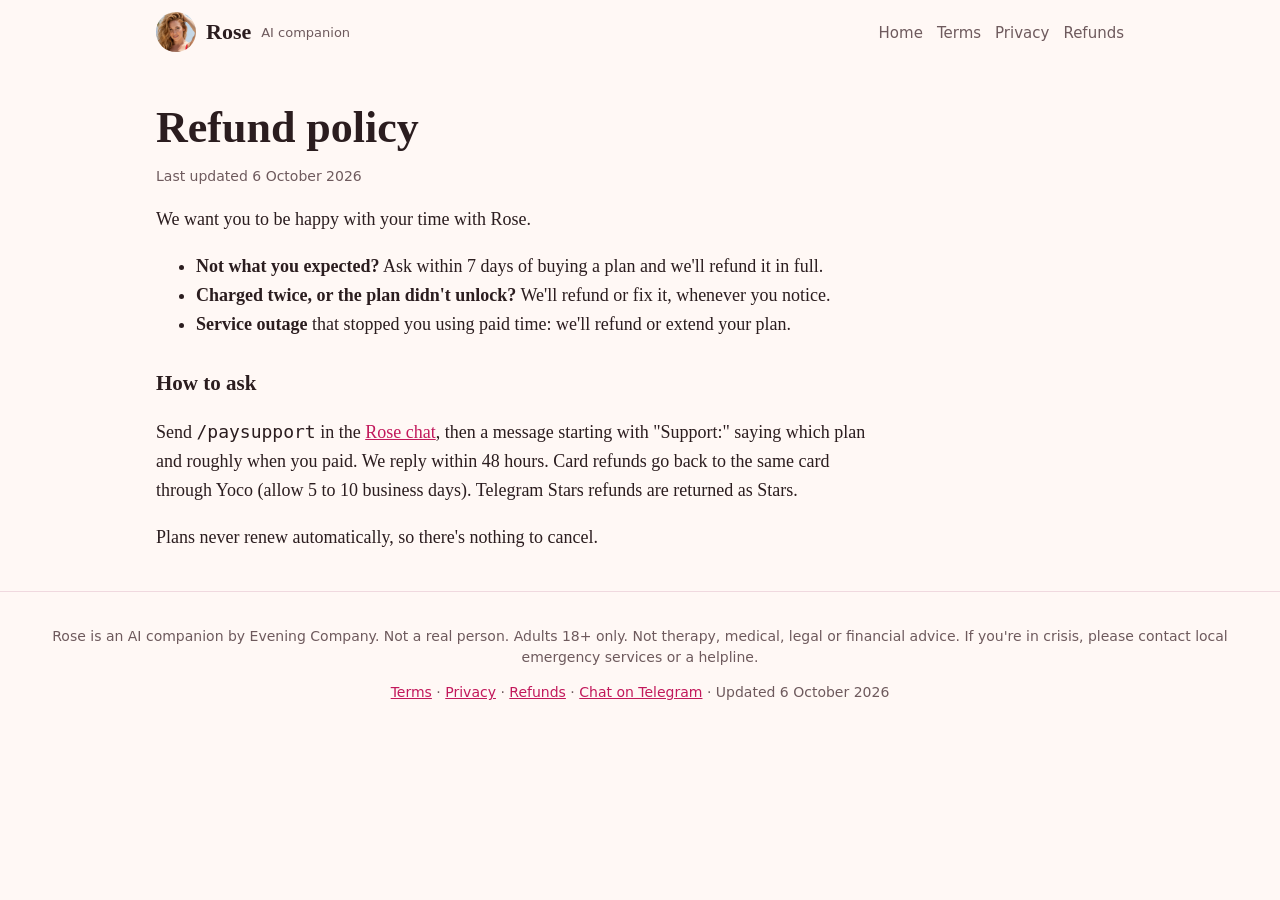
<file: refunds.html>
<!doctype html>
<html lang="en"><head><meta charset="utf-8"><meta name="viewport" content="width=device-width,initial-scale=1">
<title>Refunds · Rose AI companion</title><meta name="description" content="Refund policy for Rose plans.">
<meta property="og:title" content="Refunds · Rose AI companion"><meta property="og:description" content="Refund policy for Rose plans.">
<meta property="og:image" content="https://rosecompanion.github.io/s/rose_48.jpg">
<link rel="icon" href="img/hero.jpg"><link rel="stylesheet" href="style.css"></head>
<body><header class="top"><a class="brand" href="./"><img src="img/hero.jpg" alt="">Rose<span>AI companion</span></a>
<nav><a href="./">Home</a><a href="terms.html">Terms</a><a href="privacy.html">Privacy</a><a href="refunds.html">Refunds</a></nav></header>
<main>
<article><h1>Refund policy</h1><p class="small">Last updated 6 October 2026</p>
<p>We want you to be happy with your time with Rose.</p><ul>
<li><strong>Not what you expected?</strong> Ask within 7 days of buying a plan and we'll refund it in full.</li>
<li><strong>Charged twice, or the plan didn't unlock?</strong> We'll refund or fix it, whenever you notice.</li>
<li><strong>Service outage</strong> that stopped you using paid time: we'll refund or extend your plan.</li></ul>
<h2>How to ask</h2><p>Send <code>/paysupport</code> in the <a href="https://t.me/EveningCompany_bot">Rose chat</a>, then a message starting with
"Support:" saying which plan and roughly when you paid. We reply within 48 hours. Card refunds go back to the same
card through Yoco (allow 5 to 10 business days). Telegram Stars refunds are returned as Stars.</p>
<p>Plans never renew automatically, so there's nothing to cancel.</p></article></main>
<footer><p>Rose is an AI companion by Evening Company. Not a real person. Adults 18+ only. Not therapy, medical, legal
or financial advice. If you're in crisis, please contact local emergency services or a helpline.</p>
<p><a href="terms.html">Terms</a> · <a href="privacy.html">Privacy</a> · <a href="refunds.html">Refunds</a> ·
<a href="https://t.me/EveningCompany_bot">Chat on Telegram</a> · Updated 6 October 2026</p></footer></body></html>
</file>
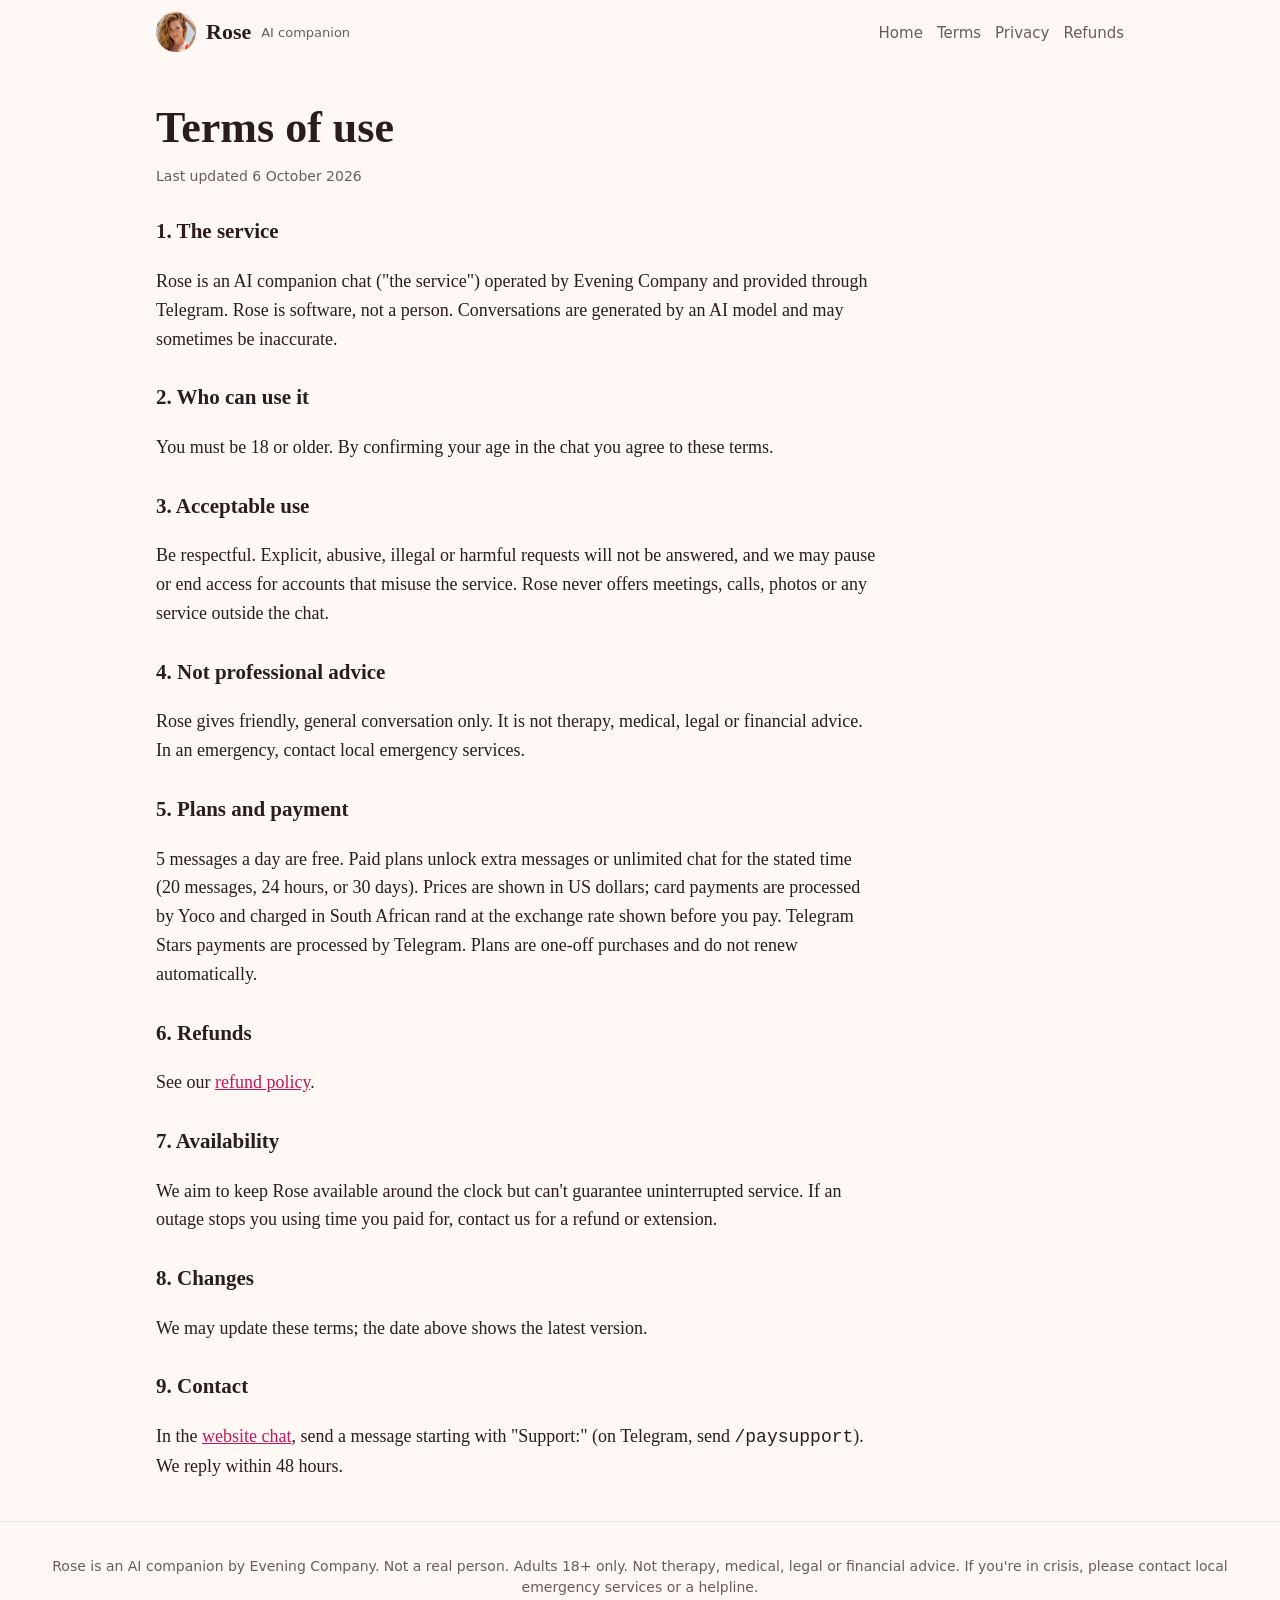
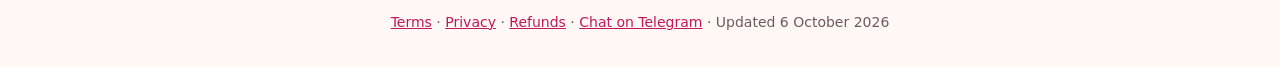
<file: terms.html>
<!doctype html>
<html lang="en"><head><meta charset="utf-8"><meta name="viewport" content="width=device-width,initial-scale=1">
<title>Terms · Rose AI companion</title><meta name="description" content="Terms of use for Rose, an AI companion on Telegram.">
<meta property="og:title" content="Terms · Rose AI companion"><meta property="og:description" content="Terms of use for Rose, an AI companion on Telegram.">
<meta property="og:image" content="https://rosecompanion.github.io/s/rose_48.jpg">
<link rel="icon" href="img/hero.jpg"><link rel="stylesheet" href="style.css"></head>
<body><header class="top"><a class="brand" href="./"><img src="img/hero.jpg" alt="">Rose<span>AI companion</span></a>
<nav><a href="./">Home</a><a href="terms.html">Terms</a><a href="privacy.html">Privacy</a><a href="refunds.html">Refunds</a></nav></header>
<main>
<article><h1>Terms of use</h1><p class="small">Last updated 6 October 2026</p>
<h2>1. The service</h2><p>Rose is an AI companion chat ("the service") operated by Evening Company and provided through
Telegram. Rose is software, not a person. Conversations are generated by an AI model and may sometimes be inaccurate.</p>
<h2>2. Who can use it</h2><p>You must be 18 or older. By confirming your age in the chat you agree to these terms.</p>
<h2>3. Acceptable use</h2><p>Be respectful. Explicit, abusive, illegal or harmful requests will not be answered, and we
may pause or end access for accounts that misuse the service. Rose never offers meetings, calls, photos or any service
outside the chat.</p>
<h2>4. Not professional advice</h2><p>Rose gives friendly, general conversation only. It is not therapy, medical, legal or
financial advice. In an emergency, contact local emergency services.</p>
<h2>5. Plans and payment</h2><p>5 messages a day are free. Paid plans unlock extra messages or unlimited chat for the
stated time (20 messages, 24 hours, or 30 days). Prices are shown in US dollars; card payments are processed by Yoco
and charged in South African rand at the exchange rate shown before you pay. Telegram Stars payments are processed by
Telegram. Plans are one-off purchases and do not renew automatically.</p>
<h2>6. Refunds</h2><p>See our <a href="refunds.html">refund policy</a>.</p>
<h2>7. Availability</h2><p>We aim to keep Rose available around the clock but can't guarantee uninterrupted service. If
an outage stops you using time you paid for, contact us for a refund or extension.</p>
<h2>8. Changes</h2><p>We may update these terms; the date above shows the latest version.</p>
<h2>9. Contact</h2><p>In the <a href="chat.html">website chat</a>, send a message starting with "Support:" (on Telegram, send <code>/paysupport</code>). We reply within 48 hours.</p></article></main>
<footer><p>Rose is an AI companion by Evening Company. Not a real person. Adults 18+ only. Not therapy, medical, legal
or financial advice. If you're in crisis, please contact local emergency services or a helpline.</p>
<p><a href="terms.html">Terms</a> · <a href="privacy.html">Privacy</a> · <a href="refunds.html">Refunds</a> ·
<a href="https://t.me/EveningCompany_bot">Chat on Telegram</a> · Updated 6 October 2026</p></footer></body></html>
</file>
<file: style.css>
:root{--bg:#fff8f5;--card:#ffffff;--ink:#2b1d1f;--muted:#6e5a5d;--rose:#c2185b;--rose-soft:#fde4ec;--line:#f0d9df}
@media (prefers-color-scheme:dark){:root{--bg:#1b1416;--card:#251b1e;--ink:#f6eaed;--muted:#c7b2b7;--rose:#ff6f9f;--rose-soft:#3a2229;--line:#3c2a2f}}
*{box-sizing:border-box}
body{margin:0;background:var(--bg);color:var(--ink);font:18px/1.6 Georgia,"Times New Roman",serif}
a{color:var(--rose)}
.top{display:flex;justify-content:space-between;align-items:center;flex-wrap:wrap;gap:8px;padding:12px 16px;max-width:1000px;margin:auto}
.brand{display:flex;align-items:center;gap:10px;font-size:22px;font-weight:bold;text-decoration:none;color:var(--ink)}
.brand img{width:40px;height:40px;border-radius:50%;object-fit:cover}
.brand span{font:13px system-ui,sans-serif;color:var(--muted);font-weight:normal}
nav a{margin-left:14px;font:15px system-ui,sans-serif;text-decoration:none;color:var(--muted)}
main{max-width:1000px;margin:auto;padding:0 16px}
section,article{margin:40px 0}
article{max-width:720px}
h1{font-size:44px;line-height:1.1;margin:0 0 12px}
h2{font-size:28px;margin:0 0 12px}
article h2{font-size:21px;margin-top:28px}
.hero{display:grid;grid-template-columns:minmax(0,1fr) minmax(0,1.2fr);gap:32px;align-items:center}
.hero img{width:100%;border-radius:24px;box-shadow:0 10px 30px rgba(0,0,0,.15)}
.lead{font-size:21px}
.ai{background:var(--rose-soft);border-radius:12px;padding:10px 14px;font:16px system-ui,sans-serif}
.btn{display:inline-block;background:var(--rose);color:#fff;text-decoration:none;font:600 19px system-ui,sans-serif;padding:14px 26px;border-radius:999px;margin-top:8px}
.steps li{margin-bottom:10px}
.gallery{display:grid;grid-template-columns:repeat(3,minmax(0,1fr));gap:12px}
.gallery figure{margin:0}
.gallery img{width:100%;aspect-ratio:1;object-fit:cover;border-radius:14px}
.gallery figcaption{font:14px system-ui,sans-serif;color:var(--muted);text-align:center}
.prices{width:100%;border-collapse:collapse;background:var(--card);border-radius:14px;overflow:hidden;font:16px system-ui,sans-serif}
.prices th,.prices td{padding:12px 14px;border-bottom:1px solid var(--line);text-align:left}
.prices th{background:var(--rose-soft)}
.small{font:14px/1.5 system-ui,sans-serif;color:var(--muted)}
details{background:var(--card);border:1px solid var(--line);border-radius:12px;padding:12px 16px;margin-bottom:10px}
summary{cursor:pointer;font-weight:bold}
.end{text-align:center}
footer{border-top:1px solid var(--line);margin-top:40px;padding:20px 16px;font:14px/1.5 system-ui,sans-serif;color:var(--muted);text-align:center}
@media (max-width:700px){.hero{grid-template-columns:1fr}h1{font-size:34px}.gallery{grid-template-columns:repeat(2,minmax(0,1fr))}nav a{margin:0 12px 0 0}}
.newoffers{display:flex;flex-wrap:wrap;gap:10px;align-items:center;background:#fff0f5;border:2px dashed #e75480;border-radius:18px;padding:12px;margin:0 0 24px}
.newoffers .tag{font-weight:700;color:#c2185b}
.newoffers a{flex:1 1 240px;display:flex;gap:10px;align-items:center;background:#fff;border-radius:14px;padding:8px;text-decoration:none;color:inherit;box-shadow:0 2px 8px rgba(0,0,0,.08)}
.newoffers img{width:52px;height:52px;object-fit:cover;border-radius:10px}
.newoffers s{color:#999}
</file>
